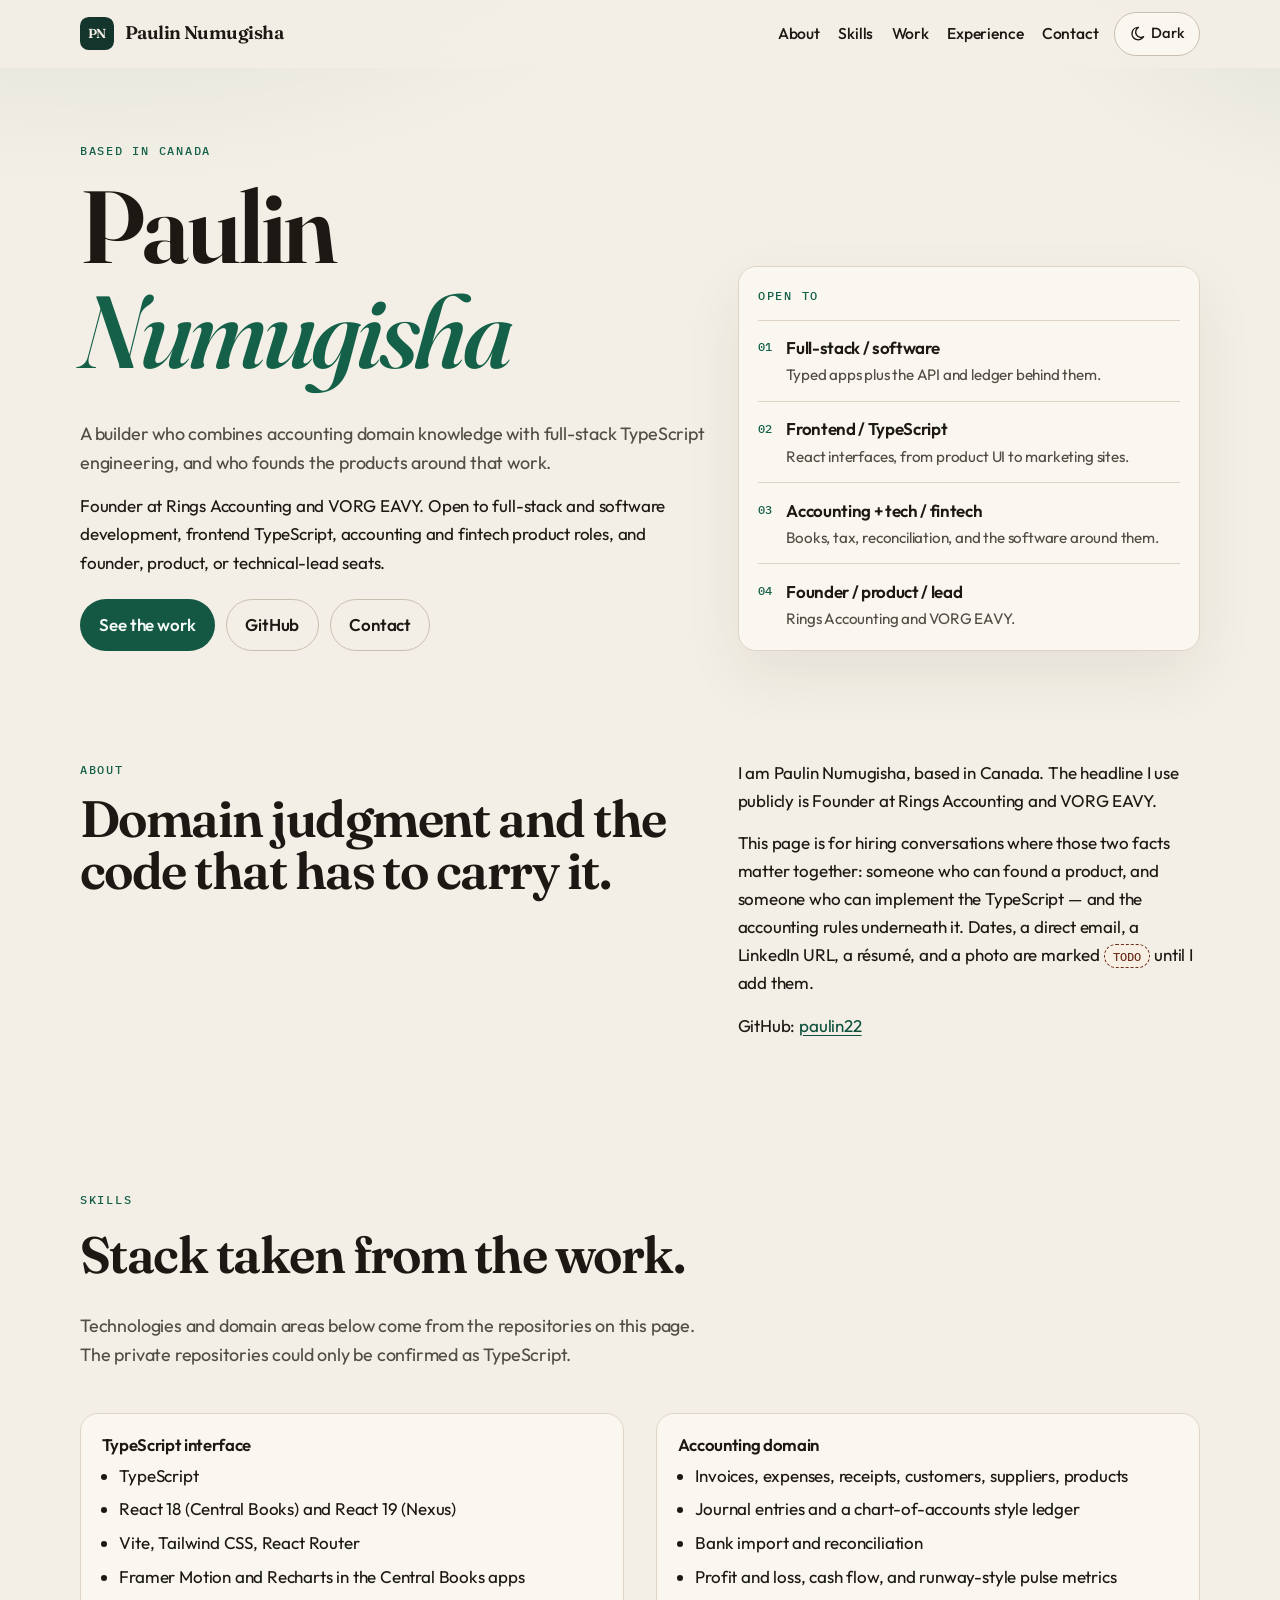
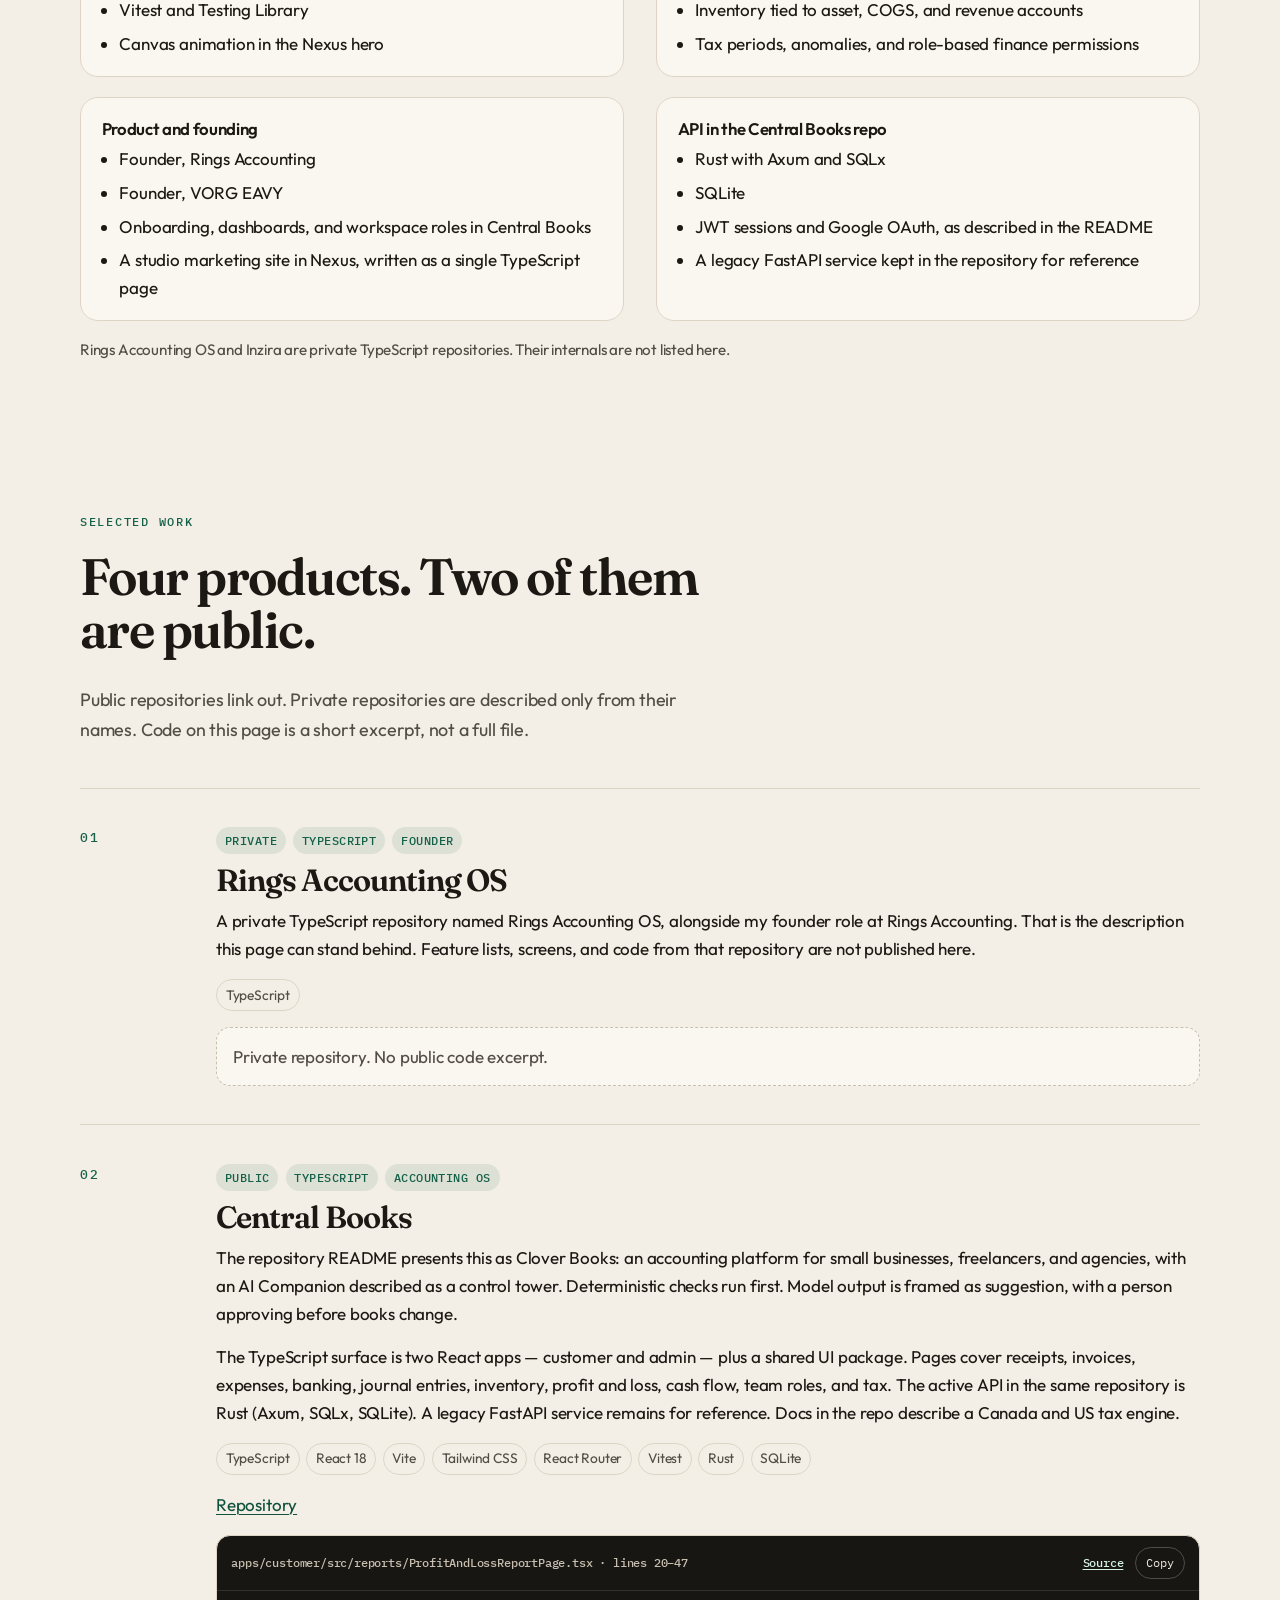
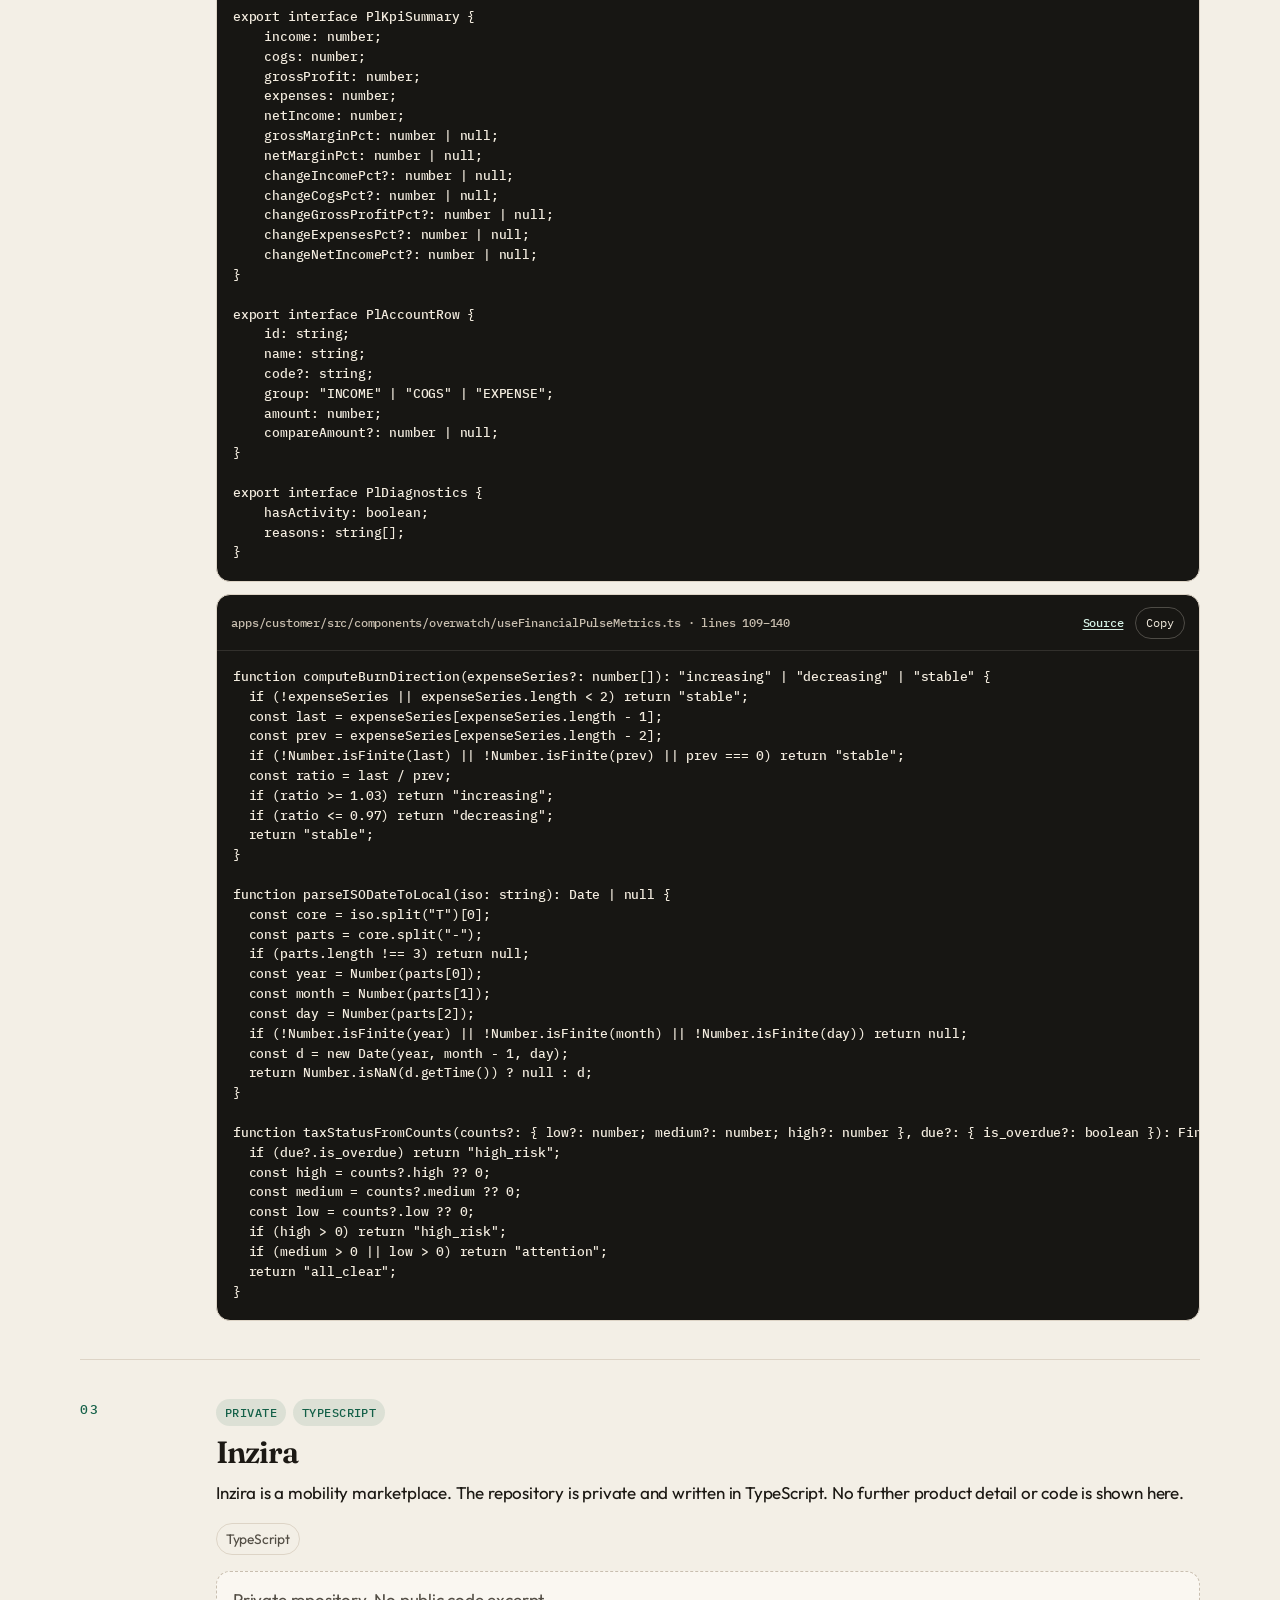
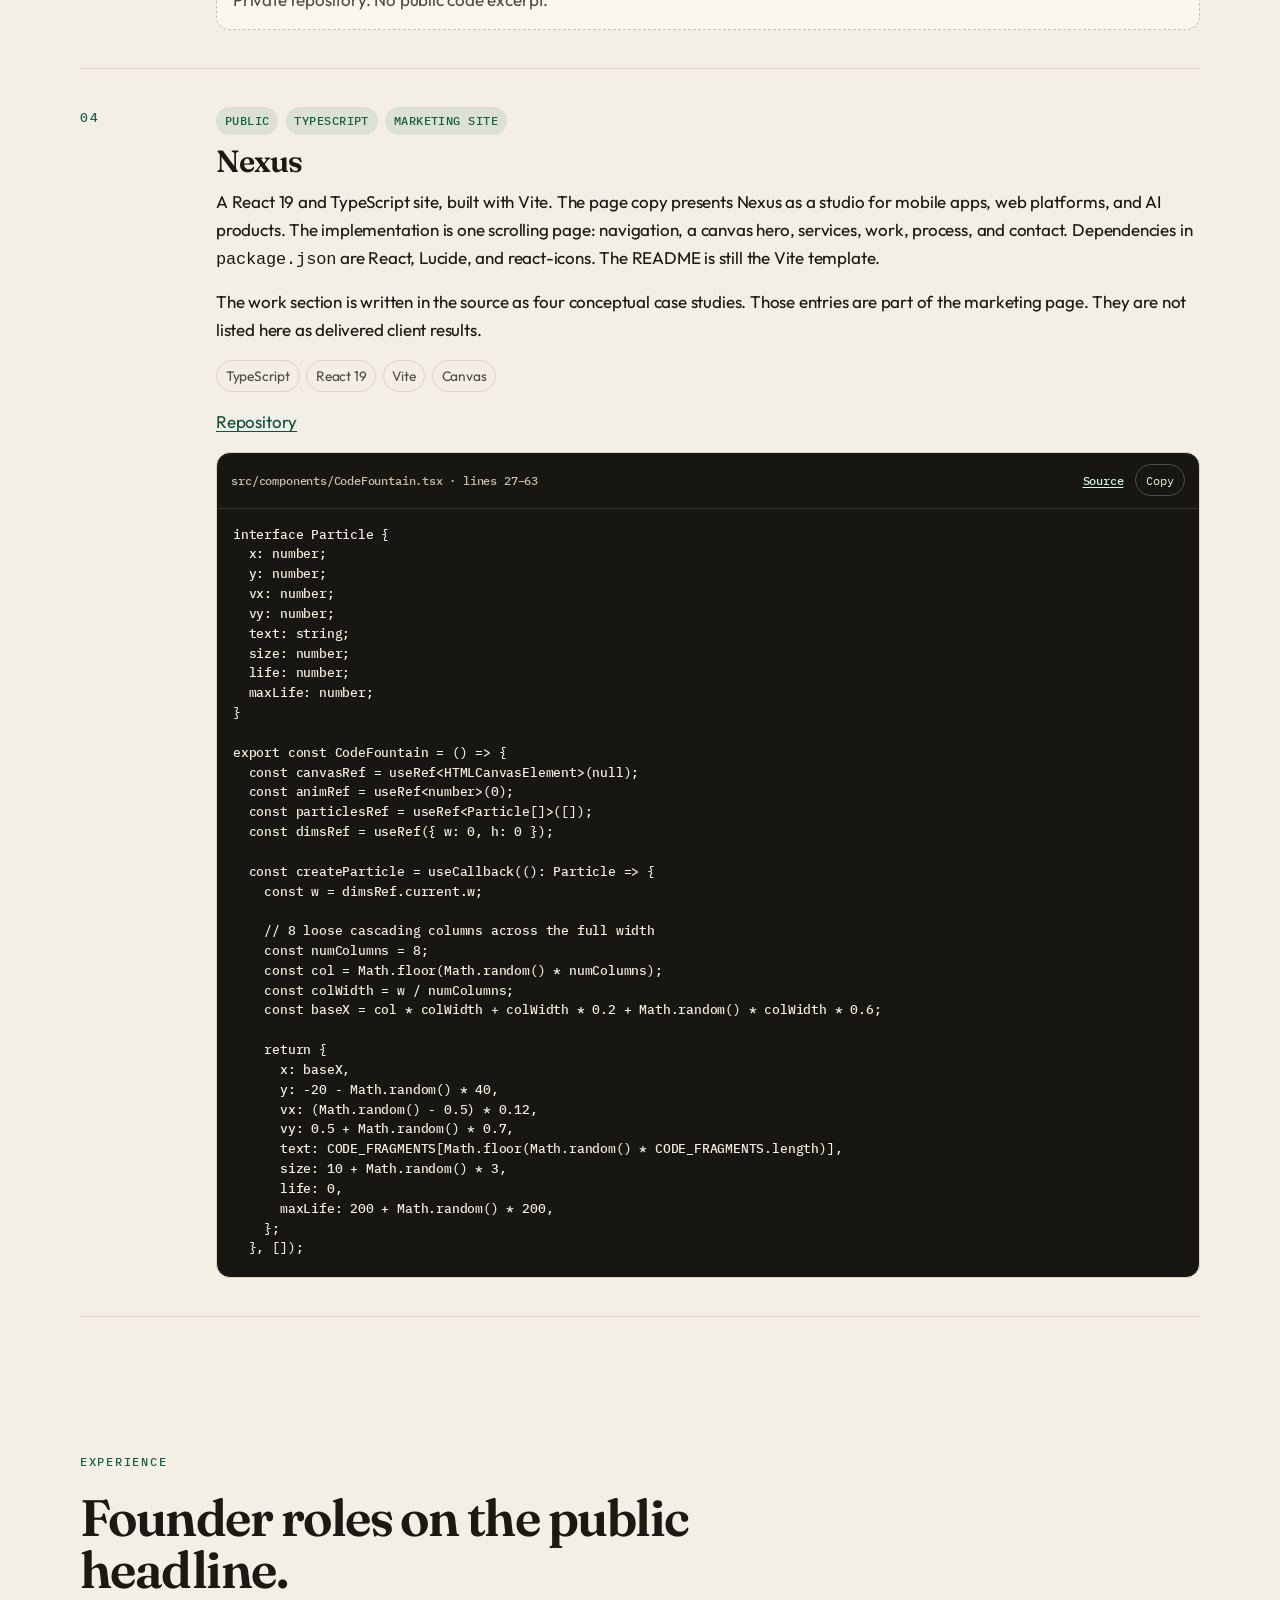
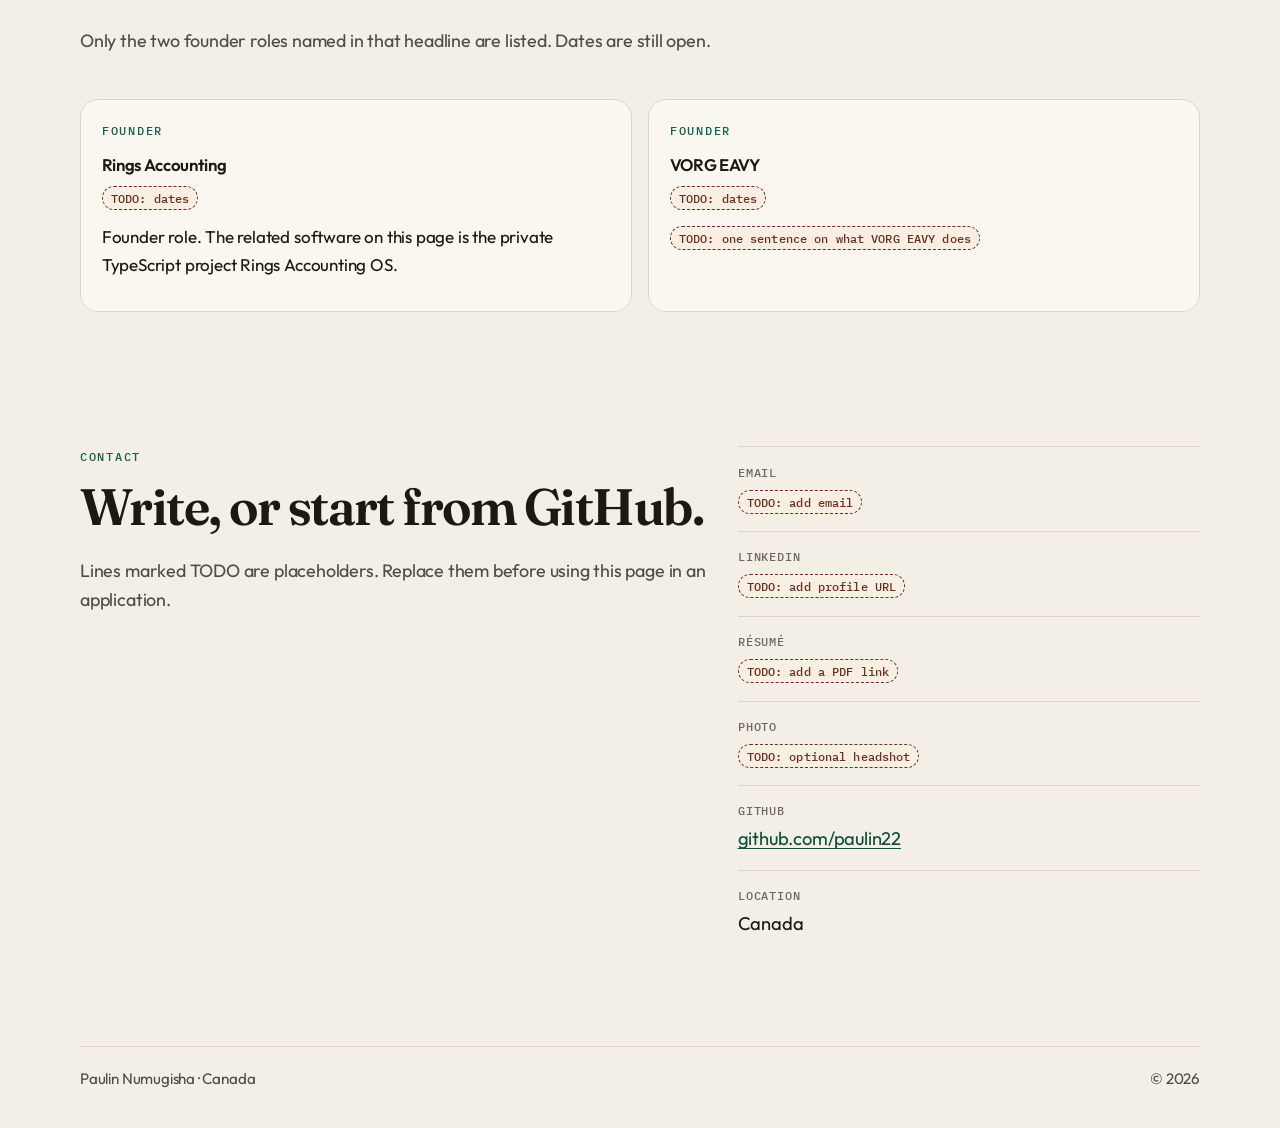
<file: index.html>
<!DOCTYPE html>
<html lang="en">
<head>
  <meta charset="utf-8">
  <meta name="viewport" content="width=device-width, initial-scale=1">
  <title>Paulin Numugisha — Founder and TypeScript engineer</title>
  <meta name="description" content="Paulin Numugisha is a Canada-based founder and TypeScript engineer building accounting products. Open to full-stack, frontend, fintech, and technical-lead roles.">
  <meta name="author" content="Paulin Numugisha">
  <meta name="robots" content="index, follow">
  <meta name="color-scheme" content="light dark">
  <meta name="theme-color" id="theme-color" content="#f3efe6">
  <link rel="canonical" href="https://paulin22.github.io/">
  <meta property="og:type" content="website">
  <meta property="og:locale" content="en_CA">
  <meta property="og:site_name" content="Paulin Numugisha">
  <meta property="og:title" content="Paulin Numugisha — Founder and TypeScript engineer">
  <meta property="og:description" content="Canada-based founder combining accounting domain knowledge with full-stack TypeScript engineering.">
  <meta property="og:url" content="https://paulin22.github.io/">
  <meta property="og:image" content="https://paulin22.github.io/assets/og.png">
  <meta property="og:image:width" content="1200">
  <meta property="og:image:height" content="630">
  <meta property="og:image:alt" content="Paulin Numugisha, founder and TypeScript engineer. Accounting products, full-stack, Canada.">
  <meta name="twitter:card" content="summary_large_image">
  <meta name="twitter:title" content="Paulin Numugisha — Founder and TypeScript engineer">
  <meta name="twitter:description" content="Canada-based founder combining accounting domain knowledge with full-stack TypeScript engineering.">
  <meta name="twitter:image" content="https://paulin22.github.io/assets/og.png">
  <link rel="icon" href="assets/favicon.svg" type="image/svg+xml">
  <link rel="icon" href="assets/favicon-32.png" type="image/png" sizes="32x32">
  <link rel="apple-touch-icon" href="assets/apple-touch-icon.png">
  <link rel="manifest" href="site.webmanifest">
  <link rel="preload" href="assets/fonts/fraunces-latin.woff2" as="font" type="font/woff2" crossorigin>
  <link rel="preload" href="assets/fonts/outfit-latin.woff2" as="font" type="font/woff2" crossorigin>
  <link rel="stylesheet" href="styles.css">
  <script>
    (function () {
      try {
        var stored = localStorage.getItem("theme");
        var theme = stored || (window.matchMedia("(prefers-color-scheme: dark)").matches ? "dark" : "light");
        document.documentElement.setAttribute("data-theme", theme);
        document.documentElement.style.colorScheme = theme;
        var meta = document.getElementById("theme-color");
        if (meta) meta.setAttribute("content", theme === "dark" ? "#121411" : "#f3efe6");
      } catch (err) {}
    })();
  </script>
  <script type="application/ld+json">
  {
    "@context": "https://schema.org",
    "@type": "Person",
    "name": "Paulin Numugisha",
    "url": "https://paulin22.github.io/",
    "jobTitle": "Founder",
    "description": "Canada-based founder at Rings Accounting and VORG EAVY, building with TypeScript.",
    "homeLocation": {
      "@type": "Place",
      "name": "Canada"
    },
    "sameAs": [
      "https://github.com/paulin22"
    ]
  }
  </script>
</head>
<body>
  <a class="skip" href="#content">Skip to content</a>
  <header class="site-header">
    <div class="wrap header-inner">
      <a class="brand" href="#top">
        <span class="brand-mark" aria-hidden="true">PN</span>
        <span class="brand-name">Paulin Numugisha</span>
      </a>
      <nav class="site-nav" id="site-nav" aria-label="Primary">
        <ul>
          <li><a href="#about">About</a></li>
          <li><a href="#skills">Skills</a></li>
          <li><a href="#work">Work</a></li>
          <li><a href="#experience">Experience</a></li>
          <li><a href="#contact">Contact</a></li>
        </ul>
      </nav>
      <div class="header-actions">
        <button class="theme-toggle" id="theme-toggle" type="button" aria-pressed="false" aria-label="Switch to dark theme">
          <svg class="icon-moon" width="16" height="16" viewBox="0 0 16 16" aria-hidden="true">
            <path d="M9.4 1.4a6.2 6.2 0 1 0 5.2 9.3 5.2 5.2 0 0 1-5.2-9.3z" fill="none" stroke="currentColor" stroke-width="1.4" stroke-linejoin="round"/>
          </svg>
          <svg class="icon-sun" width="16" height="16" viewBox="0 0 16 16" aria-hidden="true">
            <circle cx="8" cy="8" r="3" fill="none" stroke="currentColor" stroke-width="1.4"/>
            <path d="M8 1.2v1.5M8 13.3v1.5M1.2 8h1.5M13.3 8h1.5M3.2 3.2l1.1 1.1M11.7 11.7l1.1 1.1M12.8 3.2l-1.1 1.1M4.3 11.7l-1.1 1.1" fill="none" stroke="currentColor" stroke-width="1.4" stroke-linecap="round"/>
          </svg>
          <span>Dark</span>
        </button>
        <button class="nav-toggle" type="button" aria-expanded="false" aria-controls="site-nav">Menu</button>
      </div>
    </div>
  </header>

  <main id="content">
    <section class="hero" id="top">
      <div class="wrap hero-grid">
        <div>
          <p class="kicker">Based in Canada</p>
          <h1>
            <span class="h1-line">Paulin</span>
            <span class="h1-line h1-line--em">Numugisha</span>
          </h1>
          <p class="lede">
            A builder who combines accounting domain knowledge with full-stack TypeScript engineering, and who founds the products around that work.
          </p>
          <p>
            Founder at Rings Accounting and VORG EAVY. Open to full-stack and software development, frontend TypeScript, accounting and fintech product roles, and founder, product, or technical-lead seats.
          </p>
          <div class="hero-actions">
            <a class="btn btn-primary" href="#work">See the work</a>
            <a class="btn btn-secondary" href="https://github.com/paulin22" target="_blank" rel="me noopener noreferrer">GitHub<span class="sr-only"> (opens in a new tab)</span></a>
            <a class="btn btn-secondary" href="#contact">Contact</a>
          </div>
        </div>
        <aside class="brief" aria-label="Roles this site is written for">
          <p class="kicker">Open to</p>
          <ol>
            <li>
              <a href="#central-books">
                <strong>Full-stack / software</strong>
                <span>Typed apps plus the API and ledger behind them.</span>
              </a>
            </li>
            <li>
              <a href="#nexus">
                <strong>Frontend / TypeScript</strong>
                <span>React interfaces, from product UI to marketing sites.</span>
              </a>
            </li>
            <li>
              <a href="#rings-accounting">
                <strong>Accounting + tech / fintech</strong>
                <span>Books, tax, reconciliation, and the software around them.</span>
              </a>
            </li>
            <li>
              <a href="#experience">
                <strong>Founder / product / lead</strong>
                <span>Rings Accounting and VORG EAVY.</span>
              </a>
            </li>
          </ol>
        </aside>
      </div>
    </section>

    <section class="section" id="about">
      <div class="wrap split">
        <div>
          <p class="kicker">About</p>
          <h2>Domain judgment and the code that has to carry it.</h2>
        </div>
        <div>
          <p>
            I am Paulin Numugisha, based in Canada. The headline I use publicly is Founder at Rings Accounting and VORG EAVY.
          </p>
          <p>
            This page is for hiring conversations where those two facts matter together: someone who can found a product, and someone who can implement the TypeScript — and the accounting rules underneath it. Dates, a direct email, a LinkedIn URL, a résumé, and a photo are marked <span class="todo">TODO</span> until I add them.
          </p>
          <p>
            GitHub: <a href="https://github.com/paulin22" target="_blank" rel="me noopener noreferrer">paulin22<span class="sr-only"> (opens in a new tab)</span></a>
          </p>
        </div>
      </div>
    </section>

    <section class="section" id="skills">
      <div class="wrap">
        <div class="section-head">
          <p class="kicker">Skills</p>
          <h2>Stack taken from the work.</h2>
          <p class="lede">Technologies and domain areas below come from the repositories on this page. The private repositories could only be confirmed as TypeScript.</p>
        </div>
        <div class="split skills-grid">
          <article class="panel">
            <h3>TypeScript interface</h3>
            <ul>
              <li>TypeScript</li>
              <li>React 18 (Central Books) and React 19 (Nexus)</li>
              <li>Vite, Tailwind CSS, React Router</li>
              <li>Framer Motion and Recharts in the Central Books apps</li>
              <li>Vitest and Testing Library</li>
              <li>Canvas animation in the Nexus hero</li>
            </ul>
          </article>
          <article class="panel">
            <h3>Accounting domain</h3>
            <ul>
              <li>Invoices, expenses, receipts, customers, suppliers, products</li>
              <li>Journal entries and a chart-of-accounts style ledger</li>
              <li>Bank import and reconciliation</li>
              <li>Profit and loss, cash flow, and runway-style pulse metrics</li>
              <li>Inventory tied to asset, COGS, and revenue accounts</li>
              <li>Tax periods, anomalies, and role-based finance permissions</li>
            </ul>
          </article>
          <article class="panel">
            <h3>Product and founding</h3>
            <ul>
              <li>Founder, Rings Accounting</li>
              <li>Founder, VORG EAVY</li>
              <li>Onboarding, dashboards, and workspace roles in Central Books</li>
              <li>A studio marketing site in Nexus, written as a single TypeScript page</li>
            </ul>
          </article>
          <article class="panel">
            <h3>API in the Central Books repo</h3>
            <ul>
              <li>Rust with Axum and SQLx</li>
              <li>SQLite</li>
              <li>JWT sessions and Google OAuth, as described in the README</li>
              <li>A legacy FastAPI service kept in the repository for reference</li>
            </ul>
          </article>
        </div>
        <p class="stack-note">Rings Accounting OS and Inzira are private TypeScript repositories. Their internals are not listed here.</p>
      </div>
    </section>

    <section class="section" id="work">
      <div class="wrap">
        <div class="section-head">
          <p class="kicker">Selected work</p>
          <h2>Four products. Two of them are public.</h2>
          <p class="lede">Public repositories link out. Private repositories are described only from their names. Code on this page is a short excerpt, not a full file.</p>
        </div>

        <article class="project" id="rings-accounting">
          <p class="project-index">01</p>
          <div>
            <div class="project-meta">
              <span class="chip">Private</span>
              <span class="chip">TypeScript</span>
              <span class="chip">Founder</span>
            </div>
            <h3>Rings Accounting OS</h3>
            <p>
              A private TypeScript repository named Rings Accounting OS, alongside my founder role at Rings Accounting. That is the description this page can stand behind. Feature lists, screens, and code from that repository are not published here.
            </p>
            <ul class="tags" aria-label="Technologies">
              <li>TypeScript</li>
            </ul>
            <p class="private-note">Private repository. No public code excerpt.</p>
          </div>
        </article>

        <article class="project" id="central-books">
          <p class="project-index">02</p>
          <div>
            <div class="project-meta">
              <span class="chip">Public</span>
              <span class="chip">TypeScript</span>
              <span class="chip">Accounting OS</span>
            </div>
            <h3>Central Books</h3>
            <p>
              The repository README presents this as Clover Books: an accounting platform for small businesses, freelancers, and agencies, with an AI Companion described as a control tower. Deterministic checks run first. Model output is framed as suggestion, with a person approving before books change.
            </p>
            <p>
              The TypeScript surface is two React apps — customer and admin — plus a shared UI package. Pages cover receipts, invoices, expenses, banking, journal entries, inventory, profit and loss, cash flow, team roles, and tax. The active API in the same repository is Rust (Axum, SQLx, SQLite). A legacy FastAPI service remains for reference. Docs in the repo describe a Canada and US tax engine.
            </p>
            <ul class="tags" aria-label="Technologies">
              <li>TypeScript</li>
              <li>React 18</li>
              <li>Vite</li>
              <li>Tailwind CSS</li>
              <li>React Router</li>
              <li>Vitest</li>
              <li>Rust</li>
              <li>SQLite</li>
            </ul>
            <p class="project-links">
              <a href="https://github.com/MikeNzmbh/Central-Books" target="_blank" rel="noopener noreferrer">Repository<span class="sr-only"> (opens in a new tab)</span></a>
            </p>

            <figure class="code">
              <figcaption>
                <span class="code-path">apps/customer/src/reports/ProfitAndLossReportPage.tsx · lines 20–47</span>
                <span class="code-actions">
                  <a href="https://github.com/MikeNzmbh/Central-Books/blob/main/apps/customer/src/reports/ProfitAndLossReportPage.tsx#L20-L47" target="_blank" rel="noopener noreferrer">Source<span class="sr-only"> (opens in a new tab)</span></a>
                  <button class="copy-btn" type="button" data-copy>Copy</button>
                </span>
              </figcaption>
              <pre><code>export interface PlKpiSummary {
    income: number;
    cogs: number;
    grossProfit: number;
    expenses: number;
    netIncome: number;
    grossMarginPct: number | null;
    netMarginPct: number | null;
    changeIncomePct?: number | null;
    changeCogsPct?: number | null;
    changeGrossProfitPct?: number | null;
    changeExpensesPct?: number | null;
    changeNetIncomePct?: number | null;
}

export interface PlAccountRow {
    id: string;
    name: string;
    code?: string;
    group: &quot;INCOME&quot; | &quot;COGS&quot; | &quot;EXPENSE&quot;;
    amount: number;
    compareAmount?: number | null;
}

export interface PlDiagnostics {
    hasActivity: boolean;
    reasons: string[];
}</code></pre>
            </figure>

            <figure class="code">
              <figcaption>
                <span class="code-path">apps/customer/src/components/overwatch/useFinancialPulseMetrics.ts · lines 109–140</span>
                <span class="code-actions">
                  <a href="https://github.com/MikeNzmbh/Central-Books/blob/main/apps/customer/src/components/overwatch/useFinancialPulseMetrics.ts#L109-L140" target="_blank" rel="noopener noreferrer">Source<span class="sr-only"> (opens in a new tab)</span></a>
                  <button class="copy-btn" type="button" data-copy>Copy</button>
                </span>
              </figcaption>
              <pre><code>function computeBurnDirection(expenseSeries?: number[]): &quot;increasing&quot; | &quot;decreasing&quot; | &quot;stable&quot; {
  if (!expenseSeries || expenseSeries.length &lt; 2) return &quot;stable&quot;;
  const last = expenseSeries[expenseSeries.length - 1];
  const prev = expenseSeries[expenseSeries.length - 2];
  if (!Number.isFinite(last) || !Number.isFinite(prev) || prev === 0) return &quot;stable&quot;;
  const ratio = last / prev;
  if (ratio &gt;= 1.03) return &quot;increasing&quot;;
  if (ratio &lt;= 0.97) return &quot;decreasing&quot;;
  return &quot;stable&quot;;
}

function parseISODateToLocal(iso: string): Date | null {
  const core = iso.split(&quot;T&quot;)[0];
  const parts = core.split(&quot;-&quot;);
  if (parts.length !== 3) return null;
  const year = Number(parts[0]);
  const month = Number(parts[1]);
  const day = Number(parts[2]);
  if (!Number.isFinite(year) || !Number.isFinite(month) || !Number.isFinite(day)) return null;
  const d = new Date(year, month - 1, day);
  return Number.isNaN(d.getTime()) ? null : d;
}

function taxStatusFromCounts(counts?: { low?: number; medium?: number; high?: number }, due?: { is_overdue?: boolean }): FinancialPulseMetrics[&quot;taxGuardian&quot;][&quot;status&quot;] {
  if (due?.is_overdue) return &quot;high_risk&quot;;
  const high = counts?.high ?? 0;
  const medium = counts?.medium ?? 0;
  const low = counts?.low ?? 0;
  if (high &gt; 0) return &quot;high_risk&quot;;
  if (medium &gt; 0 || low &gt; 0) return &quot;attention&quot;;
  return &quot;all_clear&quot;;
}</code></pre>
            </figure>
          </div>
        </article>

        <article class="project" id="inzira">
          <p class="project-index">03</p>
          <div>
            <div class="project-meta">
              <span class="chip">Private</span>
              <span class="chip">TypeScript</span>
            </div>
            <h3>Inzira</h3>
            <p>
              Inzira is a mobility marketplace. The repository is private and written in TypeScript. No further product detail or code is shown here.
            </p>
            <ul class="tags" aria-label="Technologies">
              <li>TypeScript</li>
            </ul>
            <p class="private-note">Private repository. No public code excerpt.</p>
          </div>
        </article>

        <article class="project" id="nexus">
          <p class="project-index">04</p>
          <div>
            <div class="project-meta">
              <span class="chip">Public</span>
              <span class="chip">TypeScript</span>
              <span class="chip">Marketing site</span>
            </div>
            <h3>Nexus</h3>
            <p>
              A React 19 and TypeScript site, built with Vite. The page copy presents Nexus as a studio for mobile apps, web platforms, and AI products. The implementation is one scrolling page: navigation, a canvas hero, services, work, process, and contact. Dependencies in <code>package.json</code> are React, Lucide, and react-icons. The README is still the Vite template.
            </p>
            <p>
              The work section is written in the source as four conceptual case studies. Those entries are part of the marketing page. They are not listed here as delivered client results.
            </p>
            <ul class="tags" aria-label="Technologies">
              <li>TypeScript</li>
              <li>React 19</li>
              <li>Vite</li>
              <li>Canvas</li>
            </ul>
            <p class="project-links">
              <a href="https://github.com/CloverBooks/nexus" target="_blank" rel="noopener noreferrer">Repository<span class="sr-only"> (opens in a new tab)</span></a>
            </p>
            <figure class="code">
              <figcaption>
                <span class="code-path">src/components/CodeFountain.tsx · lines 27–63</span>
                <span class="code-actions">
                  <a href="https://github.com/CloverBooks/nexus/blob/main/src/components/CodeFountain.tsx#L27-L63" target="_blank" rel="noopener noreferrer">Source<span class="sr-only"> (opens in a new tab)</span></a>
                  <button class="copy-btn" type="button" data-copy>Copy</button>
                </span>
              </figcaption>
              <pre><code>interface Particle {
  x: number;
  y: number;
  vx: number;
  vy: number;
  text: string;
  size: number;
  life: number;
  maxLife: number;
}

export const CodeFountain = () =&gt; {
  const canvasRef = useRef&lt;HTMLCanvasElement&gt;(null);
  const animRef = useRef&lt;number&gt;(0);
  const particlesRef = useRef&lt;Particle[]&gt;([]);
  const dimsRef = useRef({ w: 0, h: 0 });

  const createParticle = useCallback((): Particle =&gt; {
    const w = dimsRef.current.w;

    // 8 loose cascading columns across the full width
    const numColumns = 8;
    const col = Math.floor(Math.random() * numColumns);
    const colWidth = w / numColumns;
    const baseX = col * colWidth + colWidth * 0.2 + Math.random() * colWidth * 0.6;

    return {
      x: baseX,
      y: -20 - Math.random() * 40,
      vx: (Math.random() - 0.5) * 0.12,
      vy: 0.5 + Math.random() * 0.7,
      text: CODE_FRAGMENTS[Math.floor(Math.random() * CODE_FRAGMENTS.length)],
      size: 10 + Math.random() * 3,
      life: 0,
      maxLife: 200 + Math.random() * 200,
    };
  }, []);</code></pre>
            </figure>
          </div>
        </article>
      </div>
    </section>

    <section class="section" id="experience">
      <div class="wrap">
        <div class="section-head">
          <p class="kicker">Experience</p>
          <h2>Founder roles on the public headline.</h2>
          <p class="lede">Only the two founder roles named in that headline are listed. Dates are still open.</p>
        </div>
        <div class="jobs">
          <article class="panel job">
            <p class="kicker">Founder</p>
            <h3>Rings Accounting</h3>
            <p class="job-org"><span class="todo">TODO: dates</span></p>
            <p>
              Founder role. The related software on this page is the private TypeScript project Rings Accounting OS.
            </p>
          </article>
          <article class="panel job">
            <p class="kicker">Founder</p>
            <h3>VORG EAVY</h3>
            <p class="job-org"><span class="todo">TODO: dates</span></p>
            <p>
              <span class="todo">TODO: one sentence on what VORG EAVY does</span>
            </p>
          </article>
        </div>
      </div>
    </section>

    <section class="section" id="contact">
      <div class="wrap split">
        <div>
          <p class="kicker">Contact</p>
          <h2>Write, or start from GitHub.</h2>
          <p class="lede">Lines marked TODO are placeholders. Replace them before using this page in an application.</p>
        </div>
        <dl class="contact-list">
          <div>
            <dt>Email</dt>
            <dd><span class="todo">TODO: add email</span></dd>
          </div>
          <div>
            <dt>LinkedIn</dt>
            <dd><span class="todo">TODO: add profile URL</span></dd>
          </div>
          <div>
            <dt>Résumé</dt>
            <dd><span class="todo">TODO: add a PDF link</span></dd>
          </div>
          <div>
            <dt>Photo</dt>
            <dd><span class="todo">TODO: optional headshot</span></dd>
          </div>
          <div>
            <dt>GitHub</dt>
            <dd><a href="https://github.com/paulin22" target="_blank" rel="me noopener noreferrer">github.com/paulin22<span class="sr-only"> (opens in a new tab)</span></a></dd>
          </div>
          <div>
            <dt>Location</dt>
            <dd>Canada</dd>
          </div>
        </dl>
      </div>
    </section>
  </main>

  <footer class="site-footer">
    <div class="wrap footer-inner">
      <p>Paulin Numugisha · Canada</p>
      <p>© <span data-year>2026</span></p>
    </div>
  </footer>
  <script src="main.js"></script>
</body>
</html>
</file>
<file: styles.css>
/* Paulin Numugisha — portfolio
   Fonts: Fraunces, Outfit, IBM Plex Mono (SIL OFL). Files in assets/fonts/. */

@font-face {
  font-family: "Fraunces";
  src: url("assets/fonts/fraunces-latin.woff2") format("woff2");
  font-weight: 100 900;
  font-style: normal;
  font-display: swap;
}

@font-face {
  font-family: "Fraunces";
  src: url("assets/fonts/fraunces-italic-latin.woff2") format("woff2");
  font-weight: 100 900;
  font-style: italic;
  font-display: swap;
}

@font-face {
  font-family: "Outfit";
  src: url("assets/fonts/outfit-latin.woff2") format("woff2");
  font-weight: 100 900;
  font-style: normal;
  font-display: swap;
}

@font-face {
  font-family: "IBM Plex Mono";
  src: url("assets/fonts/plex-mono-400.woff2") format("woff2");
  font-weight: 400;
  font-style: normal;
  font-display: swap;
}

@font-face {
  font-family: "IBM Plex Mono";
  src: url("assets/fonts/plex-mono-500.woff2") format("woff2");
  font-weight: 500;
  font-style: normal;
  font-display: swap;
}

:root {
  color-scheme: light;
  --bg: #f3efe6;
  --bg-elev: #faf7f1;
  --ink: #1c1914;
  --muted: #534e45;
  --faint: #6f685e;
  --line: #ddd4c6;
  --line-strong: #c9bfb0;
  --accent: #146048;
  --accent-soft: rgba(20, 96, 72, 0.1);
  --link: #0f513c;
  --link-hover: #083528;
  --btn-bg: #145743;
  --btn-fg: #f4faf7;
  --btn-hover: #0e4334;
  --todo-bg: #f8efe4;
  --todo-ink: #6d2e1c;
  --glow: rgba(20, 96, 72, 0.09);
  --header: rgba(243, 239, 230, 0.9);
  --code-bg: #171613;
  --code-fg: #f3ecdf;
  --code-meta: #c9bfb0;
  --shadow: 0 24px 60px rgba(48, 38, 22, 0.07);
  --radius: 18px;
  --header-h: 4.25rem;
  --max: 1120px;
  --serif: "Fraunces", "Iowan Old Style", Palatino, Georgia, serif;
  --sans: "Outfit", "Avenir Next", "Segoe UI", sans-serif;
  --mono: "IBM Plex Mono", ui-monospace, "SFMono-Regular", Menlo, Consolas, monospace;
}

html[data-theme="dark"] {
  color-scheme: dark;
  --bg: #121411;
  --bg-elev: #1c1f1a;
  --ink: #f4efe6;
  --muted: #c9c0b3;
  --faint: #a79d90;
  --line: #31362f;
  --line-strong: #4a5148;
  --accent: #9ed8c2;
  --accent-soft: rgba(158, 216, 194, 0.12);
  --link: #b7ead8;
  --link-hover: #e7fff5;
  --btn-bg: #d7f3e7;
  --btn-fg: #10241c;
  --btn-hover: #edfff6;
  --todo-bg: #2c221c;
  --todo-ink: #f3c7b2;
  --glow: rgba(158, 216, 194, 0.08);
  --header: rgba(18, 20, 17, 0.9);
  --code-bg: #0c0e0b;
  --code-fg: #f3ecdf;
  --code-meta: #b7ad9f;
  --shadow: 0 24px 60px rgba(0, 0, 0, 0.35);
}

@media (prefers-color-scheme: dark) {
  html:not([data-theme="light"]) {
    color-scheme: dark;
    --bg: #121411;
    --bg-elev: #1c1f1a;
    --ink: #f4efe6;
    --muted: #c9c0b3;
    --faint: #a79d90;
    --line: #31362f;
    --line-strong: #4a5148;
    --accent: #9ed8c2;
    --accent-soft: rgba(158, 216, 194, 0.12);
    --link: #b7ead8;
    --link-hover: #e7fff5;
    --btn-bg: #d7f3e7;
    --btn-fg: #10241c;
    --btn-hover: #edfff6;
    --todo-bg: #2c221c;
    --todo-ink: #f3c7b2;
    --glow: rgba(158, 216, 194, 0.08);
    --header: rgba(18, 20, 17, 0.9);
    --code-bg: #0c0e0b;
    --code-fg: #f3ecdf;
    --code-meta: #b7ad9f;
    --shadow: 0 24px 60px rgba(0, 0, 0, 0.35);
  }
}

*,
*::before,
*::after {
  box-sizing: border-box;
}

html {
  scroll-behavior: smooth;
}

body {
  margin: 0;
  min-height: 100vh;
  background: var(--bg);
  color: var(--ink);
  font-family: var(--sans);
  font-size: 1.0625rem;
  font-weight: 420;
  line-height: 1.65;
  letter-spacing: -0.011em;
  text-rendering: optimizeLegibility;
}

body::before {
  content: "";
  position: fixed;
  inset: 0;
  z-index: -1;
  pointer-events: none;
  background:
    radial-gradient(900px 420px at 8% -8%, var(--glow), transparent 60%),
    radial-gradient(680px 360px at 110% 0%, var(--glow), transparent 55%);
}

img {
  max-width: 100%;
  height: auto;
}

h1, h2, h3, p {
  margin-top: 0;
}

h1, h2, h3 {
  font-family: var(--serif);
  font-weight: 620;
  font-optical-sizing: auto;
  letter-spacing: -0.03em;
  line-height: 1.02;
}

h1 {
  margin-bottom: 0.35em;
  font-size: clamp(2.7rem, 11vw, 6.4rem);
}

h2 {
  margin-bottom: 0.45em;
  font-size: clamp(2.1rem, 4vw, 3.35rem);
}

h3 {
  margin-bottom: 0.35em;
  font-size: clamp(1.55rem, 2.4vw, 2.05rem);
}

p {
  margin-bottom: 0.9rem;
}

a {
  color: var(--link);
  text-decoration-thickness: 1px;
  text-underline-offset: 0.18em;
}

a:hover {
  color: var(--link-hover);
}

em {
  font-family: var(--serif);
  font-style: italic;
  font-weight: 560;
  letter-spacing: -0.02em;
}

:focus {
  outline: none;
}

:focus-visible {
  outline: 2px solid var(--accent);
  outline-offset: 3px;
}

.sr-only {
  position: absolute;
  width: 1px;
  height: 1px;
  padding: 0;
  margin: -1px;
  overflow: hidden;
  clip: rect(0, 0, 0, 0);
  white-space: nowrap;
  border: 0;
}

.skip {
  position: absolute;
  left: 1rem;
  top: -4rem;
  z-index: 40;
  padding: 0.6rem 0.9rem;
  background: var(--btn-bg);
  color: var(--btn-fg);
  border-radius: 999px;
  text-decoration: none;
}

.skip:focus {
  top: 0.75rem;
}

.wrap {
  width: min(var(--max), calc(100% - 2.4rem));
  margin-inline: auto;
}

.project > div,
.code,
.code pre {
  min-width: 0;
  max-width: 100%;
}

.kicker {
  margin: 0 0 0.85rem;
  color: var(--accent);
  font-family: var(--mono);
  font-size: 0.78rem;
  font-weight: 500;
  letter-spacing: 0.14em;
  text-transform: uppercase;
}

.lede {
  max-width: 40rem;
  color: var(--muted);
  font-size: 1.12rem;
}

.site-header {
  position: sticky;
  top: 0;
  z-index: 20;
  height: var(--header-h);
  background: var(--header);
  border-bottom: 1px solid transparent;
  backdrop-filter: blur(16px);
}

.site-header.is-scrolled {
  border-bottom-color: var(--line);
}

.header-inner {
  height: 100%;
  display: flex;
  align-items: center;
  gap: 1rem;
}

.brand {
  display: inline-flex;
  align-items: center;
  gap: 0.7rem;
  color: inherit;
  text-decoration: none;
  font-family: var(--serif);
  font-weight: 620;
  font-size: 1.15rem;
  letter-spacing: -0.03em;
}

.brand-mark {
  display: grid;
  place-items: center;
  width: 2.1rem;
  height: 2.1rem;
  border-radius: 0.55rem;
  background: #14352c;
  color: #f3efe6;
  font-family: var(--serif);
  font-size: 0.82rem;
  letter-spacing: -0.04em;
}

html[data-theme="dark"] .brand-mark {
  background: #d7f3e7;
  color: #10241c;
}

@media (prefers-color-scheme: dark) {
  html:not([data-theme="light"]) .brand-mark {
    background: #d7f3e7;
    color: #10241c;
  }
}

.site-nav {
  margin-left: auto;
}

.brand-name {
  min-width: 0;
}

.site-nav ul {
  display: flex;
  gap: 1.15rem;
  margin: 0;
  padding: 0;
  list-style: none;
}

.site-nav a {
  color: var(--ink);
  text-decoration: none;
  font-size: 0.98rem;
  font-weight: 500;
}

.site-nav a:hover,
.site-nav a:focus-visible {
  color: var(--link);
  text-decoration: underline;
}

.header-actions {
  display: flex;
  align-items: center;
  gap: 0.4rem;
}

.nav-toggle,
.theme-toggle {
  display: inline-flex;
  align-items: center;
  justify-content: center;
  gap: 0.4rem;
  min-height: 44px;
  padding: 0 0.85rem;
  border: 1px solid var(--line-strong);
  border-radius: 999px;
  background: var(--bg-elev);
  color: var(--ink);
  font: inherit;
  font-size: 0.92rem;
  font-weight: 500;
  cursor: pointer;
}

.nav-toggle {
  display: none;
}

.theme-toggle svg {
  display: block;
  flex: none;
}

.theme-toggle .icon-sun {
  display: none;
}

html[data-theme="dark"] .theme-toggle .icon-moon {
  display: none;
}

html[data-theme="dark"] .theme-toggle .icon-sun {
  display: block;
}

@media (prefers-color-scheme: dark) {
  html:not([data-theme="light"]) .theme-toggle .icon-moon {
    display: none;
  }

  html:not([data-theme="light"]) .theme-toggle .icon-sun {
    display: block;
  }
}

.hero {
  padding: 3.2rem 0 2.5rem;
}

.hero-grid {
  display: grid;
  gap: 2rem;
  align-items: end;
}

.h1-line {
  display: block;
}

.h1-line--em {
  font-style: italic;
  font-weight: 560;
  color: var(--accent);
}

.hero-actions {
  display: flex;
  flex-wrap: wrap;
  gap: 0.7rem;
  margin: 1.4rem 0 0;
}

.btn {
  display: inline-flex;
  align-items: center;
  justify-content: center;
  min-height: 48px;
  padding: 0.7rem 1.15rem;
  border-radius: 999px;
  border: 1px solid transparent;
  font-weight: 560;
  letter-spacing: -0.01em;
  text-decoration: none;
}

.btn-primary {
  background: var(--btn-bg);
  color: var(--btn-fg);
}

.btn-primary:hover {
  background: var(--btn-hover);
  color: var(--btn-fg);
}

.btn-secondary {
  background: transparent;
  border-color: var(--line-strong);
  color: var(--ink);
}

.btn-secondary:hover {
  border-color: var(--accent);
  color: var(--link);
}

.brief {
  background: var(--bg-elev);
  border: 1px solid var(--line);
  border-radius: var(--radius);
  box-shadow: var(--shadow);
  padding: 1.15rem 1.2rem 0.35rem;
}

.brief ol {
  margin: 0.35rem 0 0;
  padding: 0;
  list-style: none;
  counter-reset: role;
}

.brief li {
  display: grid;
  grid-template-columns: auto 1fr;
  gap: 0.85rem;
  align-items: start;
  padding: 0.85rem 0;
  border-top: 1px solid var(--line);
}

.brief li::before {
  counter-increment: role;
  content: counter(role, decimal-leading-zero);
  padding-top: 0.2rem;
  color: var(--accent);
  font-family: var(--mono);
  font-size: 0.75rem;
  letter-spacing: 0.04em;
}

.brief a {
  color: inherit;
  text-decoration: none;
}

.brief a:hover {
  color: var(--link);
}

.brief strong {
  display: block;
  font-weight: 600;
  letter-spacing: -0.02em;
}

.brief span {
  display: block;
  color: var(--muted);
  font-size: 0.95rem;
}

.section {
  padding: 4.2rem 0;
  scroll-margin-top: calc(var(--header-h) + 0.75rem);
}

.section-head {
  display: grid;
  gap: 0.4rem;
  margin-bottom: 1.8rem;
  max-width: 42rem;
}

.split {
  display: grid;
  gap: 1.25rem 2rem;
}

.panel {
  background: var(--bg-elev);
  border: 1px solid var(--line);
  border-radius: var(--radius);
  padding: 1.25rem 1.3rem 1.1rem;
}

.panel h3 {
  font-family: var(--sans);
  font-size: 1.05rem;
  font-weight: 600;
  letter-spacing: -0.02em;
  line-height: 1.3;
}

.panel ul,
.plain-list {
  margin: 0;
  padding-left: 1.1rem;
}

.panel li + li,
.plain-list li + li {
  margin-top: 0.35rem;
}

.stack-note {
  margin-top: 1rem;
  color: var(--muted);
  font-size: 0.95rem;
}

.project {
  display: grid;
  gap: 0.8rem 2rem;
  padding: 2.4rem 0;
  border-top: 1px solid var(--line);
  scroll-margin-top: calc(var(--header-h) + 0.75rem);
}

.project:last-child {
  border-bottom: 1px solid var(--line);
}

.project-index {
  color: var(--accent);
  font-family: var(--mono);
  font-size: 0.8rem;
  letter-spacing: 0.12em;
}

.project-meta {
  display: flex;
  flex-wrap: wrap;
  gap: 0.45rem;
  margin-bottom: 0.7rem;
}

.chip {
  display: inline-flex;
  align-items: center;
  min-height: 1.7rem;
  padding: 0.1rem 0.55rem;
  border-radius: 999px;
  background: var(--accent-soft);
  color: var(--accent);
  font-family: var(--mono);
  font-size: 0.72rem;
  letter-spacing: 0.04em;
  text-transform: uppercase;
}

.tags {
  display: flex;
  flex-wrap: wrap;
  gap: 0.4rem;
  margin: 1rem 0;
  padding: 0;
  list-style: none;
}

.tags li {
  padding: 0.22rem 0.55rem;
  border: 1px solid var(--line);
  border-radius: 999px;
  color: var(--muted);
  font-size: 0.86rem;
}

.project-links {
  display: flex;
  flex-wrap: wrap;
  gap: 0.9rem;
  margin: 0.2rem 0 1rem;
}

.code {
  margin: 0.8rem 0 0;
  border: 1px solid var(--line);
  border-radius: 14px;
  overflow: hidden;
  background: var(--code-bg);
  color: var(--code-fg);
  min-width: 0;
}

.code figcaption {
  display: flex;
  flex-wrap: wrap;
  gap: 0.55rem 1rem;
  align-items: center;
  justify-content: space-between;
  padding: 0.7rem 0.9rem;
  border-bottom: 1px solid rgba(243, 236, 223, 0.12);
  color: var(--code-meta);
  font-family: var(--mono);
  font-size: 0.75rem;
  line-height: 1.45;
}

@media (max-width: 759px) {
  .code figcaption {
    align-items: flex-start;
    flex-direction: column;
  }
}

.code figcaption a {
  color: #d7f3e7;
}

.code-path {
  overflow-wrap: anywhere;
}

.code-actions {
  display: flex;
  gap: 0.75rem;
  align-items: center;
}

.copy-btn {
  min-height: 32px;
  padding: 0.15rem 0.6rem;
  border: 1px solid rgba(243, 236, 223, 0.25);
  border-radius: 999px;
  background: transparent;
  color: var(--code-fg);
  font-family: var(--mono);
  font-size: 0.72rem;
  cursor: pointer;
}

.copy-btn:hover {
  border-color: #d7f3e7;
}

.code pre {
  margin: 0;
  padding: 1rem 1rem 1.15rem;
  overflow-x: auto;
  font-family: var(--mono);
  font-size: 0.8rem;
  line-height: 1.55;
  tab-size: 2;
}

.code pre::-webkit-scrollbar {
  height: 10px;
}

.code pre::-webkit-scrollbar-thumb {
  background: rgba(243, 236, 223, 0.35);
  border-radius: 99px;
}

.code code {
  font-family: inherit;
}

.private-note {
  margin: 0.4rem 0 0;
  padding: 0.9rem 1rem;
  border: 1px dashed var(--line-strong);
  border-radius: 14px;
  color: var(--muted);
  background: var(--bg-elev);
}

.jobs {
  display: grid;
  gap: 1rem;
}

.job h3 {
  margin-bottom: 0.2rem;
}

.job-org {
  margin: 0 0 0.7rem;
  font-family: var(--serif);
  font-style: italic;
  font-size: 1.25rem;
  font-weight: 560;
}

.contact-list {
  display: grid;
  margin: 0;
  padding: 0;
}

.contact-list div {
  display: grid;
  gap: 0.2rem;
  padding: 0.95rem 0;
  border-top: 1px solid var(--line);
}

.contact-list dt {
  color: var(--faint);
  font-family: var(--mono);
  font-size: 0.75rem;
  letter-spacing: 0.08em;
  text-transform: uppercase;
}

.contact-list dd {
  margin: 0;
  font-size: 1.15rem;
}

.todo {
  display: inline-block;
  padding: 0.12rem 0.5rem;
  border: 1px dashed var(--todo-ink);
  border-radius: 999px;
  background: var(--todo-bg);
  color: var(--todo-ink);
  font-family: var(--mono);
  font-size: 0.78rem;
  font-style: normal;
  font-weight: 500;
  letter-spacing: 0.01em;
  line-height: 1.45;
  text-decoration: none;
}

.site-footer {
  padding: 1.5rem 0 2.4rem;
  color: var(--muted);
  font-size: 0.95rem;
}

.footer-inner {
  display: flex;
  flex-wrap: wrap;
  gap: 0.6rem 1.4rem;
  justify-content: space-between;
  padding-top: 1.2rem;
  border-top: 1px solid var(--line);
}

.footer-inner p {
  margin: 0;
}

.error-page {
  padding: 12vh 0 6rem;
}

.error-page h1 {
  font-size: clamp(3rem, 8vw, 5.5rem);
}

@media (min-width: 760px) {
  .hero {
    padding-top: 4.5rem;
  }

  .hero-grid,
  .split,
  .jobs {
    grid-template-columns: 1.15fr 0.85fr;
  }

  .jobs {
    grid-template-columns: 1fr 1fr;
  }

  .project {
    grid-template-columns: 6.5rem 1fr;
  }

  .skills-grid {
    grid-template-columns: 1fr 1fr;
  }
}

@media (max-width: 759px) {
  .header-actions {
    margin-left: auto;
  }

  .site-nav {
    margin-left: 0;
  }

  .nav-toggle {
    display: inline-flex;
  }

  .site-nav {
    position: absolute;
    left: 0;
    right: 0;
    top: 100%;
    display: none;
    padding: 0.4rem 1.2rem 1rem;
    background: var(--bg-elev);
    border-bottom: 1px solid var(--line);
  }

  .site-nav.is-open {
    display: block;
  }

  .site-nav ul {
    flex-direction: column;
    gap: 0;
  }

  .site-nav a {
    display: flex;
    align-items: center;
    min-height: 48px;
  }

  .theme-toggle span {
    position: absolute;
    width: 1px;
    height: 1px;
    overflow: hidden;
    clip: rect(0, 0, 0, 0);
  }

  .theme-toggle {
    width: 44px;
    padding: 0;
  }
}

@media (max-width: 420px) {
  .brand-name {
    position: absolute;
    width: 1px;
    height: 1px;
    padding: 0;
    margin: -1px;
    overflow: hidden;
    clip: rect(0, 0, 0, 0);
    white-space: nowrap;
    border: 0;
  }
}

@media (prefers-reduced-motion: reduce) {
  html {
    scroll-behavior: auto;
  }

  *,
  *::before,
  *::after {
    animation: none !important;
    transition: none !important;
  }
}

@media print {
  .site-header,
  .skip,
  .hero-actions,
  .copy-btn,
  .nav-toggle,
  .theme-toggle {
    display: none !important;
  }

  body {
    background: #fff;
    color: #111;
  }

  a[href^="http"]::after {
    content: " (" attr(href) ")";
    font-size: 0.85em;
  }

  .code {
    break-inside: avoid;
  }
}
</file>
